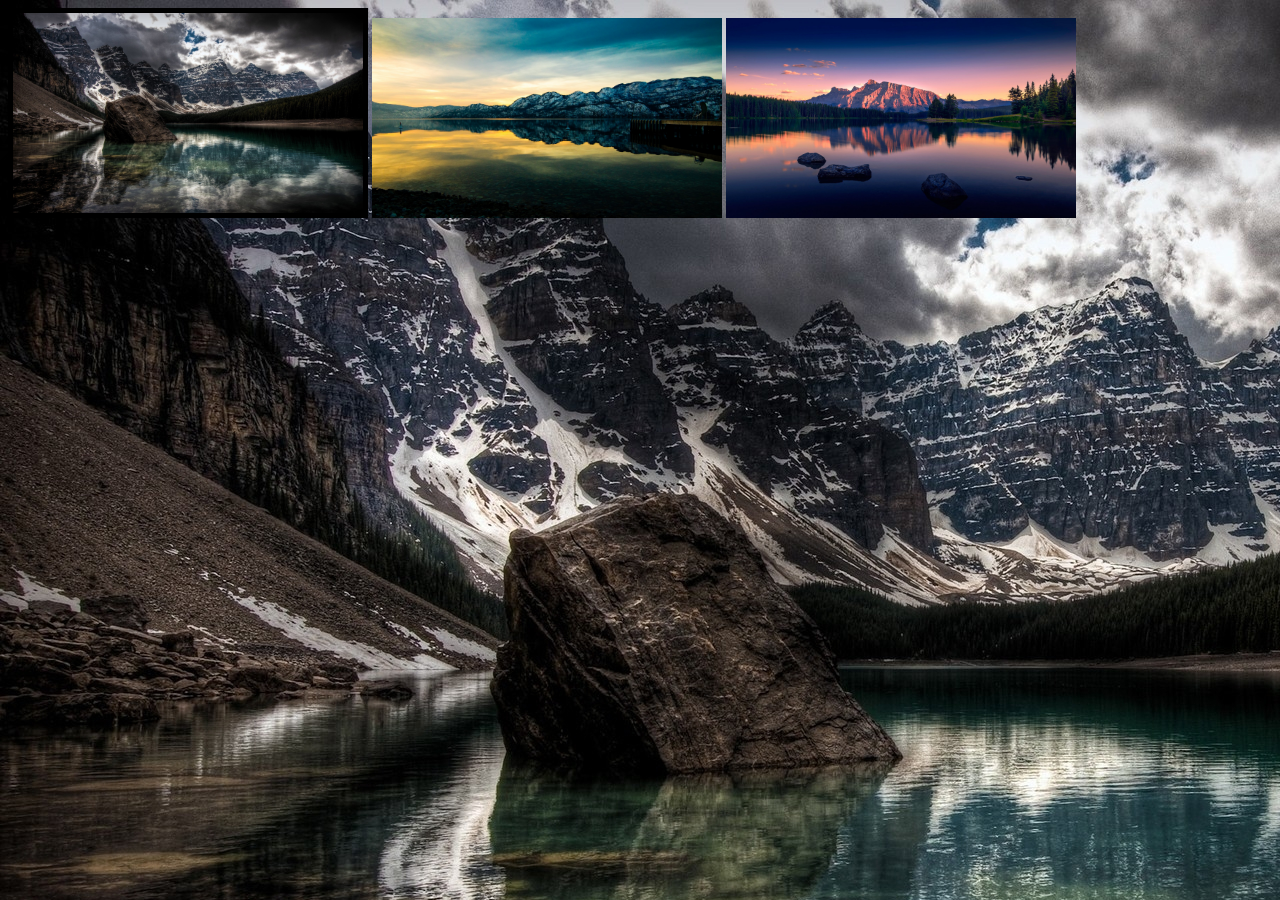
<file: js11/index.html>
<!DOCTYPE html>
<html lang="en">
<head>
    <meta charset="UTF-8">
    <meta name="viewport" content="width=device-width, initial-scale=1.0">
    <title>Document</title>
    <script src="script.js" defer></script>
    <link rel="stylesheet" href="style.css">
</head>
<body>
    <img src="image1.jpeg" alt="image 1">
    <img src="image2.jpg" alt="image 2">
    <img src="image3.jpg" alt="image 3">
</body>
</html>
</file>
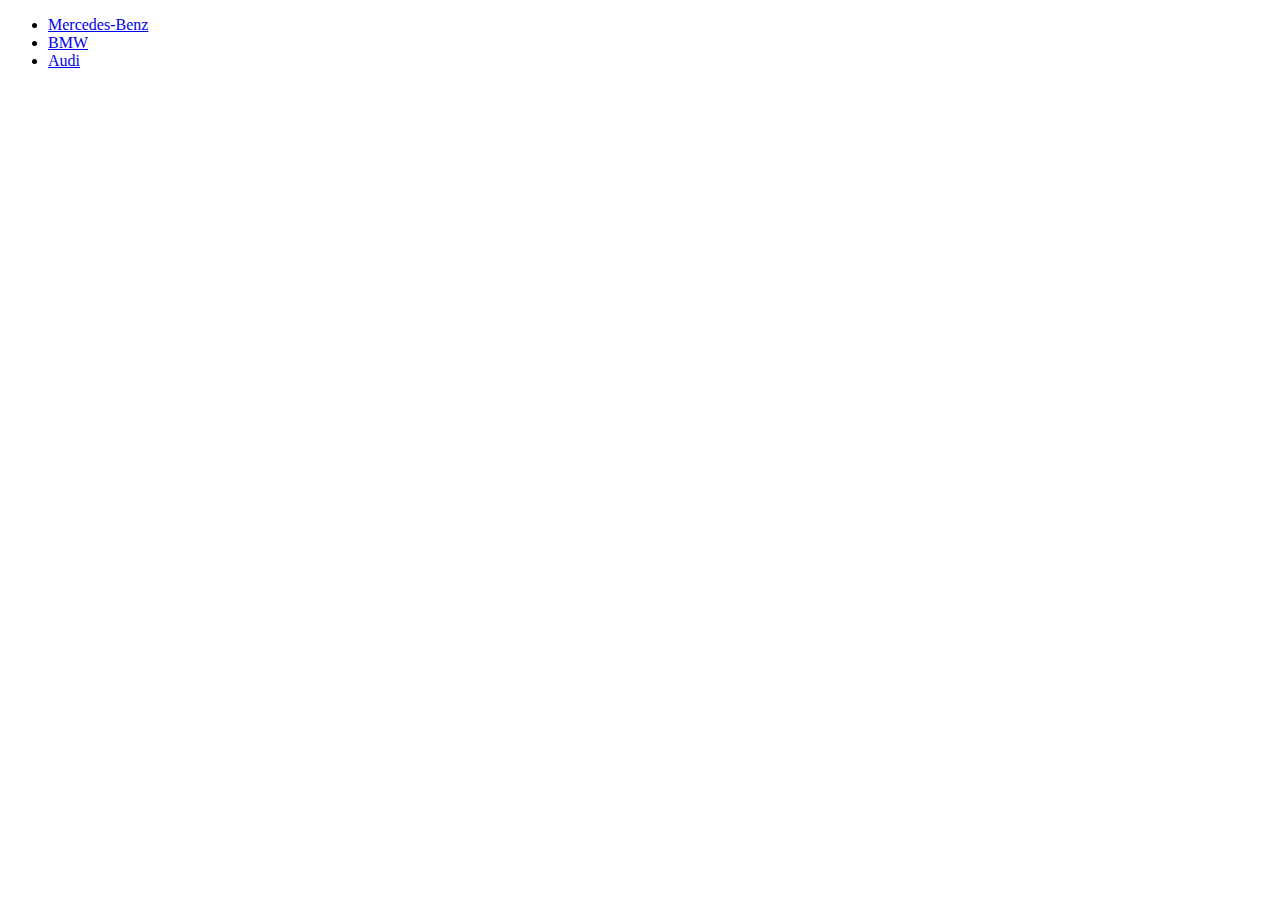
<file: js12/index.html>
<!DOCTYPE html>
<html lang="en">
<head>
    <meta charset="UTF-8">
    <meta name="viewport" content="width=device-width, initial-scale=1.0">
    <title>Document</title>
    <link href="https://cdn.jsdelivr.net/npm/bootstrap@5.3.2/dist/css/bootstrap.min.css" rel="stylesheet" integrity="sha384-T3c6CoIi6uLrA9TneNEoa7RxnatzjcDSCmG1MXxSR1GAsXEV/Dwwykc2MPK8M2HN" crossorigin="anonymous">
    <link rel="stylesheet" href="style.css">
    
</head>
<body>
    <div class="container">
        <ul class="nav nav-tabs">
            <li class="nav-item">
                <a class="nav-link" href="#">Mercedes-Benz</a>
            </li>
            <li class="nav-item">
                <a class="nav-link" href="#">BMW</a>
            </li>
            <li class="nav-item">
                <a class="nav-link" href="#">Audi</a>
            </li>
        </ul> 
        <div class="info-item">
            <h2>Mercedes-Benz</h2>
            <p>Mercedes-Benz — торговая марка и одноимённая компания — производитель легковых автомобилей премиального класса, грузовых автомобилей, автобусов и других транспортных средств, входящая в состав немецкого концерна «Mercedes-Benz Group». Является одним из самых узнаваемых автомобильных брендов во всём мире. Штаб-квартира Mercedes-Benz находится в Штутгарте, Баден-Вюртемберг, Германия.Наименование торговой марки было принято в 1926 году в результате слияния двух конкурирующих фирм, Benz & Cie. (основана Карлом Бенцем) и Daimler-Motoren-Gesellschaft (основана Готлибом Даймлером), в единый концерн — Daimler-Benz. Название бренда образовано от двух наиболее значимых автомобилей объединённых компаний — Mercedes 1901 года и Benz Patent-Motorwagen 1886 года. В 2018 году бренд Mercedes-Benz оценивался в 48,601 млрд долларов, удерживая второе место (после Toyota) среди компаний-производителей автомобилей и восьмое место среди всех брендов мира. По оценке BrandZ, в 2018 году марка входила в список Top 100 Most Valuable Global Brands, где занимала 46 место среди наиболее дорогих брендов со стоимостью в 25,684 млрд долларов. В 2019 году бренд Mercedes-Benz оценивался в 60,355 млрд долларов, тем самым занимая первое место в рейтинге компаний-производителей автомобилей. В январе 2023 года бренд Mercedes-Benz по оценке Brand Finance среди автобрендов занял второе место, оцениваясь в 58,8 млрд долларов, уступив первое место бренду Tesla.</p>
        </div>
        <div class="info-item">
            <h2>BMW</h2>
            <p>BMW AG — немецкий производитель автомобилей, мотоциклов, двигателей, а также велосипедов. Более 45 % акций принадлежит семье Квандт. Председателем правления компании является Оливер Ципсе. Главный дизайнер — Йозеф Кабан. В списке крупнейших публичных компаний мира Forbes Global 2000 за 2022 год BMW Group заняла 64-е место, а в списке Fortune Global 500 — 59-е место. Девиз компании — «Freude am Fahren», с нем. — «С удовольствием за рулём». Для англоязычных стран был придуман также девиз «The Ultimate Driving Machine» (с англ. — «Идеальная машина для вождения»). BMW является аббревиатурой названия Bayerische Motoren Werke AG (с нем. — «Баварские моторные заводы»), хотя в последнем по правилам немецкого языка Motorenwerke должно писаться слитно. По-русски название «BMW» произносится «бэ-эм-вэ́», что близко к немецкому произношению; изредка встречается написание «БМВ». Существует также несколько «неофициальных» названий: из англоязычного произношения аббревиатуры «би-эм-дабл-ю» для мотоциклов фирмы исторически сложилось название «бимер» (англ. beemer), для автомобилей — похожее, но не равнозначное «биммер» (англ. bimmer). В России для обозначения марки могут также применяться названия «бэха», «биммер», «бумер», в Греции — «beba», в арабских странах — «BM». Автомобили также могут называться соответственно их серии, например для 5-й серии — «пятёрка» (нем. Fünfer). В логотипе компании чёрное кольцо было заимствовано от логотипа завода авиационных моторов Раппа. Белые и голубые сектора указывают на флаг и герб Баварии, в свою очередь основанных на гербе рода Виттельсбахов, правивших Баварией с конца XII по начало XX века.</p>
        </div>
        <div class="info-item">
            <h2>Audi</h2>
            <p>Audi AG  — немецкая автомобилестроительная компания в составе концерна Volkswagen Group, специализирующаяся на выпуске автомобилей под маркой Audi. Штаб-квартира расположена в городе Ингольштадт (Германия). Девиз — Vorsprung durch Technik (с нем. — «Прогресс через технологии»). Объём производства в 2016 году составил около 1 903 259 автомобилей. Audi в нынешнем виде является наследником концерна Auto Union, образованного в результате объединения четырёх компаний, выпускавших автомобили и мотоциклы под марками DKW, Horch, Audi и Wanderer. Вследствие преобразований была оставлена лишь торговая марка Audi. Первый автомобиль марки Wanderer появился в 1913 году, первое собственное предприятие (Horch & Co.) Август Хорьх организовал в 1899 году, а после того, как кредиторы отстранили его от дел, в 1909 году была организована компания Audi Automobil-Werke, что переводится как «Автомобильный завод Ауди». А в 1910 году был выпущен первый автомобиль. В переводе с немецкого Хорьх (нем. Horch) означает «слушай». Когда выбирали название для новой марки, сын одного из деловых партнёров Августа предложил перевести фамилию основателя на латынь, то есть Audi — повелительное наклонение II лица единственного числа глагола audire (в переводе с лат. — «слушать»). В 1921 году фирма совершила своеобразный прорыв. В этом году был выпущен первый немецкий автомобиль с левосторонним расположением рулевого управления. До этого фирма занималась лишь двигателями и подвесками, теперь же она стала обращать внимание и на удобство управления. В 1928 году эта марка была выкуплена мотопроизводителем DKW, и в 1931 году состоялся дебют автомобиля с передним приводом, DKW F1. Содействовал этому мировой экономический кризис, начавшийся в 1929 году. Толчок для объединения четырёх автопроизводителей дал Саксонский муниципальный банк, кредитор всех этих компаний. Он боялся за свои инвестиции в автомобильную промышленность. 29 июня 1932 года заводы Audi, Horch, Wanderer и DKW объединились в Auto Union AG. Его символом стали знакомые всем четыре кольца. После такого слияния фирма стала вторым автопроизводителем в Германии. Марки Audi, DKW, Horch и Wanderer нисколько не конкурировали между собой. Дело в том, что каждой марке был выделен отдельный рыночный сегмент: Audi занималась спортивными автомобилями, DKW — мотоциклами, Horch — большими и богато отделанными автомобилями, а Wanderer — средним сегментом класса люкс. Также фирма участвовала в автомобильных гонках. В течение нескольких лет модели Auto Union «Серебряная стрела» побеждали в множестве гонок и чемпионатах по всему миру. При этом было установлено большое количество мировых рекордов. В 1940 году выпуск всех гражданских автомобилей концерна был свёрнут, заводы объединения перешли к производству штабного автомобиля Horch 901.</p>
        </div>
    </div>
    <script src="script.js"></script>
</body>
</html>
</file>
<file: js11/style.css>
body{
    transition: background-image 0.5s;
}


img {
    width: 350px;
    height: 200px;
    cursor: pointer;
}


.active {
    border: 5px solid black;
}
</file>
<file: js12/style.css>
*{
    font-family: Verdana, Geneva, Tahoma, sans-serifS;
}

.info-item{
    display: none;
}

.info-item.active{
    display: block;
}
</file>
